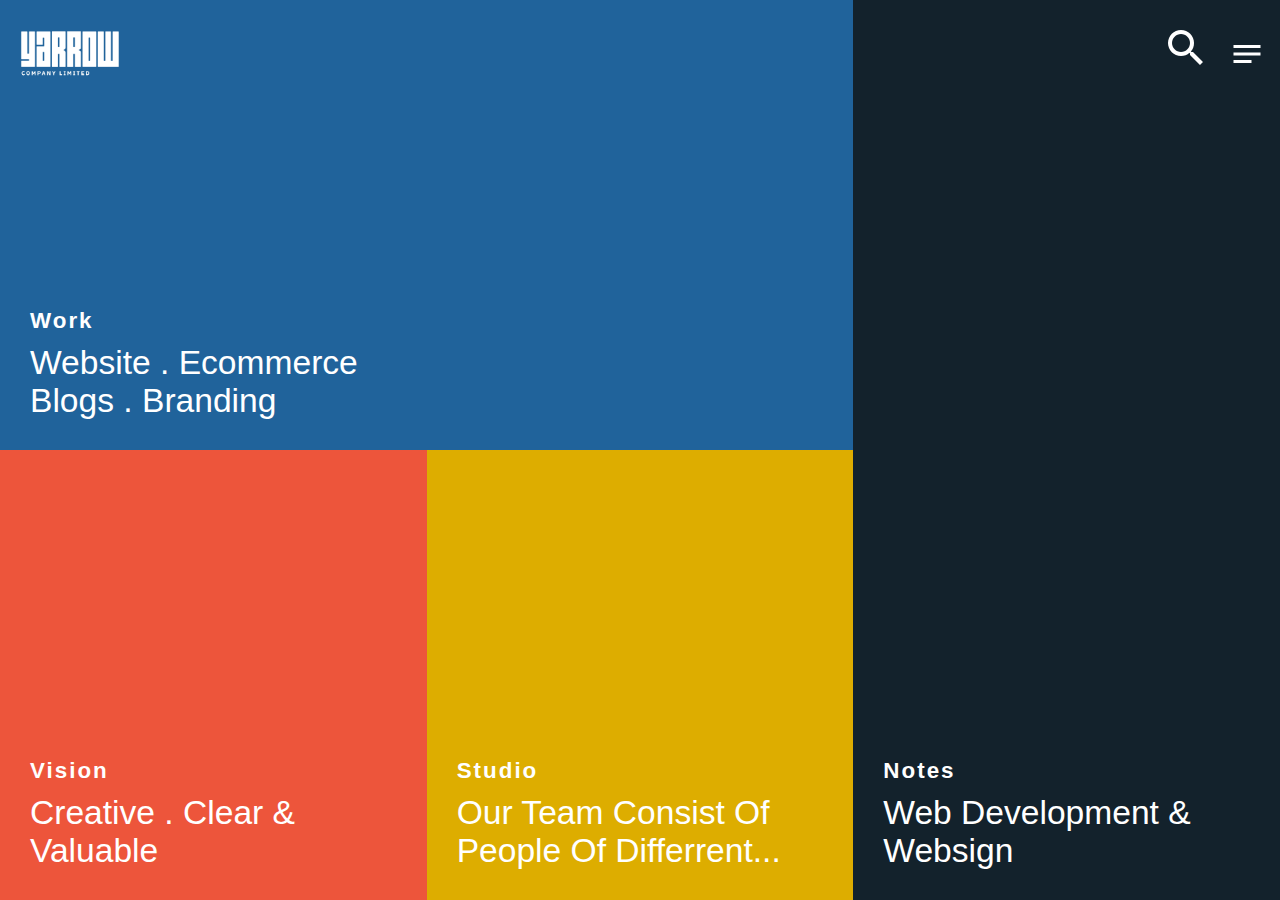
<file: yarrow_website/homepage.html>
<!DOCTYPE html>
<html lang="en">

<head>
    <meta charset="UTF-8">
    <meta name="viewport" content="width=device-width, initial-scale=1.0">
    <meta http-equiv="X-UA-Compatible" content="ie=edge">
    <link href="https://fonts.googleapis.com/css?family=PT+Sans" rel="stylesheet">
    <link rel="stylesheet" href="style.css">
    <title>Yarrow</title>
</head>

<body>

        <header>
                <nav class="navbar">
                        <div class="navbar_logo"> <a href="homepage.html"> 
                                <img src="./img/Yarrow-Homepage-logo-02.png" alt=""></a>
                            </div>
        
                    <ul>
                        <li class="navbar_list"><a href=""><img src="./img/baseline_search_white_24dp.png" alt=""></a></li>
                        <li class="navbar_list"><a href="menupage.html"><img src="./img/baseline_notes_white_18dp.png"
                                    alt=""></a></li>
                    </ul>
                </nav>
            </header>

    <main>

        <div class="layout_homepage">
            <a href="workpage.html" class="layout_work">
                <section class="layout_work">
                    <div class="layout_work_text">
                        <h2 class="layout_h2">work</h2>
                        <p>website . ecommerce
                            blogs . branding</p>
                    </div>
                </section>
            </a>

            <a href="notes.html" class="layout_notes">
                <section class="layout_notes">
                    <div class="layout_notes_text">
                        <h2 class="layout_h2">notes</h2>
                        <p>web development & websign</p>

                    </div>
                </section>
            </a>

            <a href="vision.html" class="layout_vision">
                <section class="layout_vision">
                    <div class="layout_vision_text">
                        <h2 class="layout_h2">vision</h2>
                        <p>creative . clear & valuable</p>
                    </div>
                </section>
                <a href="studio.html" class="layout_studio">
                <section class="layout_studio">
                    <div class="layout_studio_text">
                        <h2 class="layout_h2">studio</h2>
                        <p>our team consist of people of differrent...</p>
                    </div>
                </section>
            </a>
        </div>
    </main>

    <footer class="footer">
        <p class="footer_email"><a href="mailto:hello@yarrowcoltd.com">hello@yarrowcoltd.com</a></p>
        <p class="social_link">
            <a href="">facebook.</a>
            <a href="">instagram.</a>
            <a href="">linkedin</a>
        </p>
    </footer>
</body>

</html>
</file>
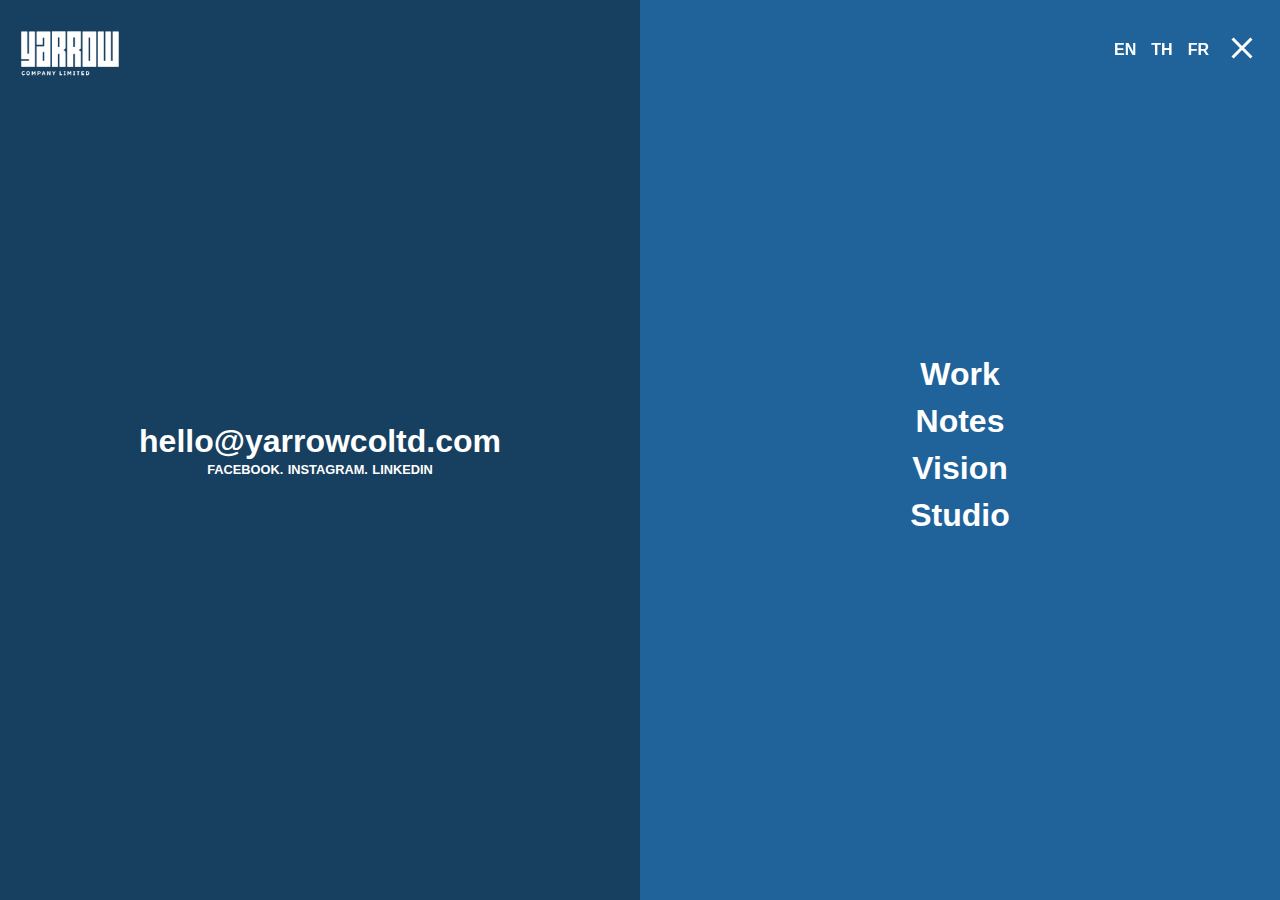
<file: yarrow_website/menupage.html>
<!DOCTYPE html>
<html lang="en">

<head>
    <meta charset="UTF-8">
    <meta name="viewport" content="width=device-width, initial-scale=1.0">
    <meta http-equiv="X-UA-Compatible" content="ie=edge">
    <link rel="stylesheet" href="style.css">
    <title>menu</title>
</head>

<body>
    <header>
        <nav class="navbar">
                <div class="navbar_logo"> <a href="homepage.html">  <img src="./img/Yarrow-Homepage-logo-02.png" alt="logo"></a></div>
            <ul class="navbar_ul">
                <li class="navbar_list"> <a href="">en </a> </li>
                <li class="navbar_list"> <a href="">th</a> </li>
                <li class="navbar_list"><a href="">fr </a> </li>
            <li class="navbar_list2"><a href="hompepage.html"> <img src="./img/outline_clear_white_18dp.png" alt=""></a></li>
            </ul>

        </nav>
    </header>
    <main >
<div class="menupage_wrapper">
        <div class="menupage_contact_part">
            <p><a href="mailto:hello@yarrowcoltd.com">hello@yarrowcoltd.com</a> </p>
            <div class="social_link">
                <a href="">facebook.</a>
                <a href="">instagram.</a>
                <a href="">linkedin</a>

            </div>
        </div>

        <div class="menupage_menu_part">
            <ul class="menupage_menu_part_list" >
                <li><a href="workpage.html">work</a> </li>
                <li><a href="note.html">notes</a></li>
                <li><a href="vision.html">vision</a></li>
                <li><a href="studio.html">studio</a></li>
            </ul>

        </div>
    </div>
    </main>
</body>

</html>
</file>
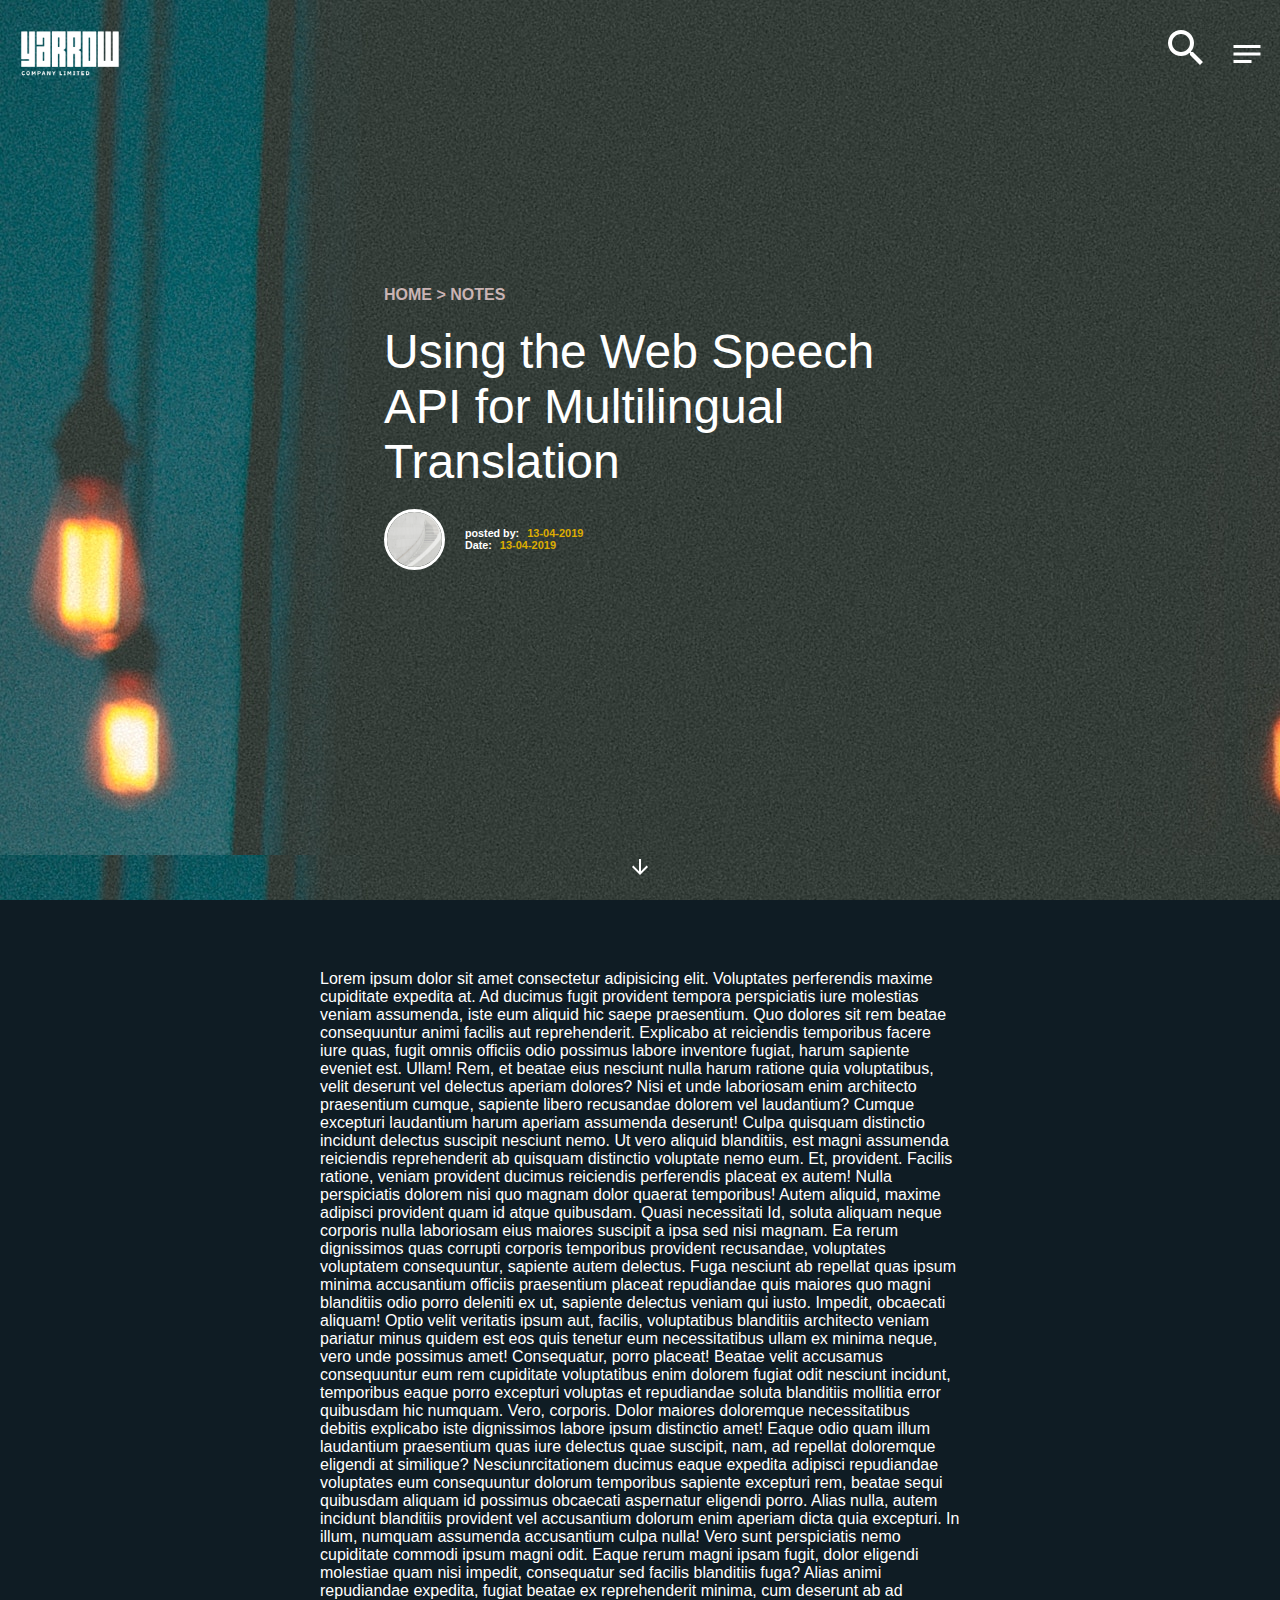
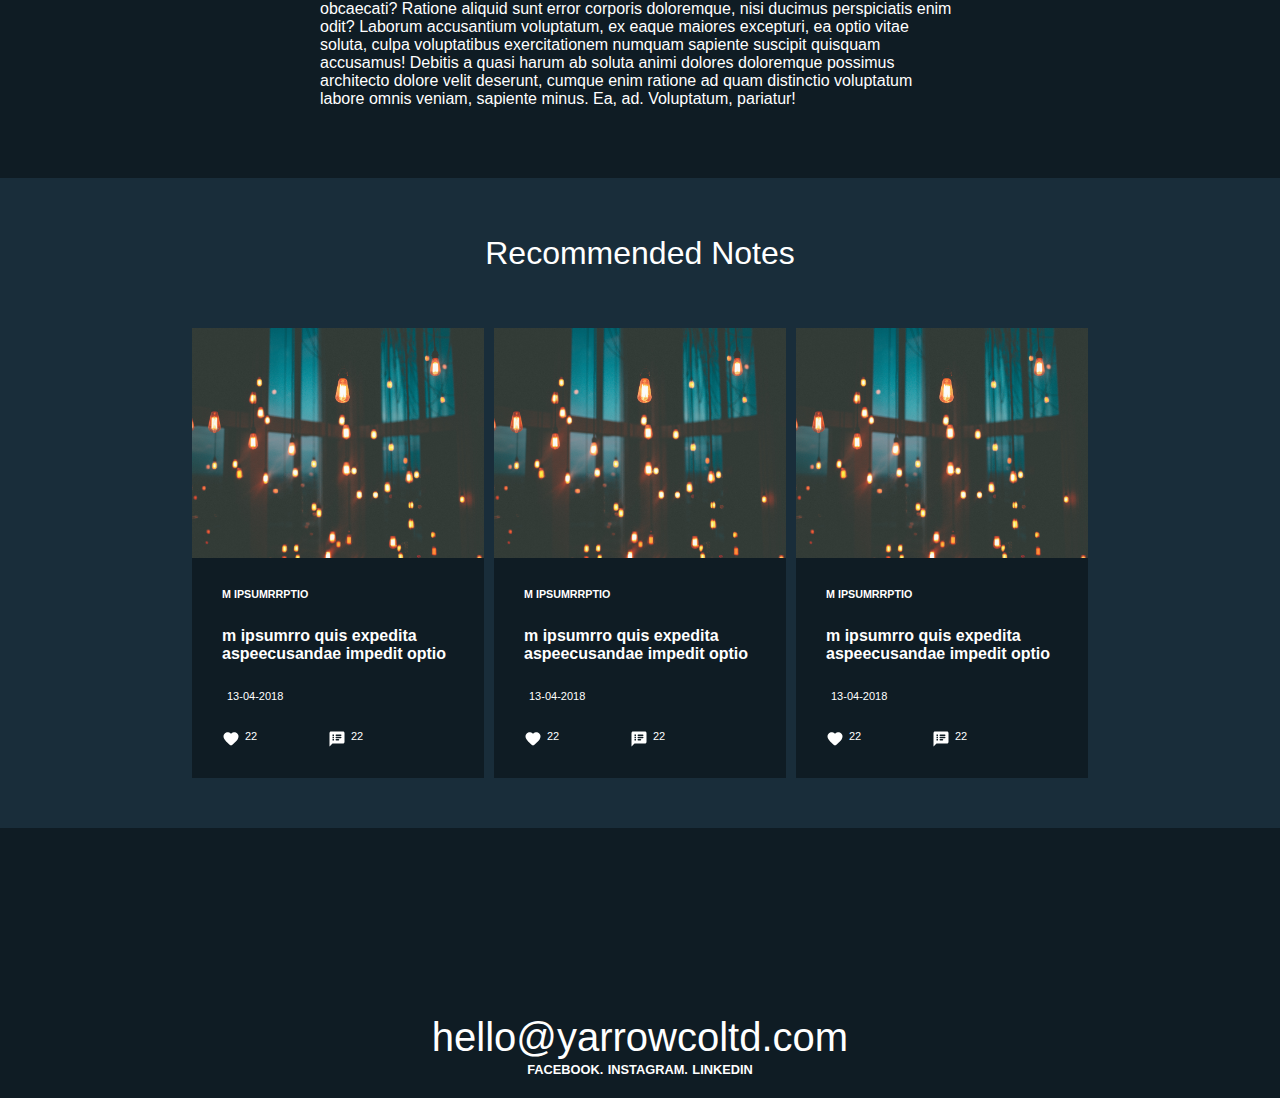
<file: yarrow_website/notedetailpage.html>
<!DOCTYPE html>
<html lang="en">

<head>
    <meta charset="UTF-8">
    <meta name="viewport" content="width=device-width, initial-scale=1.0">
    <meta http-equiv="X-UA-Compatible" content="ie=edge">
    <link href="https://fonts.googleapis.com/css?family=PT+Sans" rel="stylesheet">
    <link rel="stylesheet" href="style.css">
    <title>Yarrow</title>
</head>

<body>

    <header>
        <nav class="navbar">
            <div class="navbar_logo"> <a href="homepage.html">
                    <img src="./img/Yarrow-Homepage-logo-02.png" alt=""></a>
            </div>

            <ul>
                <li class="navbar_list"><a href=""><img src="./img/baseline_search_white_24dp.png" alt=""></a></li>
                <li class="navbar_list"><a href="menupage.html"><img src="./img/baseline_notes_white_18dp.png"
                            alt=""></a></li>
            </ul>
        </nav>
    </header>


    <div class="welcome_part_notesdetail">
        <div class="layout_notesdetail">

            <h4> <a href="homepage.html"> HOME</a> > <a href="notes"> NOTES</a></h4>
            <p>Using the Web Speech API for Multilingual Translation </p>
            <div class="postby">
                <div class="postby_img">
                    <img src="./img/daniel-von-appen-276283-unsplash.jpg" alt="">
                </div>
                <div class="who">
                    <h6>posted by: <span class="yellow">13-04-2019</span> </h6>
                    <h6>Date: <span class="yellow">13-04-2019</span> </h6>
                </div>
            </div>
        </div>

    </div>
    <div class="arrow_notedetail"> <a href="#anchor"> <img src="./img/outline_arrow_downward_white_24dp.png" alt=""></a>
    </div>
    <div class="notesdetail_wrapper">
        <div class="notedetail_paragraph">
            <p>
                Lorem ipsum dolor sit amet consectetur adipisicing elit. Voluptates perferendis maxime cupiditate
                expedita at. Ad ducimus fugit provident tempora perspiciatis iure molestias veniam assumenda, iste eum
                aliquid hic saepe praesentium.
                Quo dolores sit rem beatae consequuntur animi facilis aut reprehenderit. Explicabo at reiciendis
                temporibus facere iure quas, fugit omnis officiis odio possimus labore inventore fugiat, harum sapiente
                eveniet est. Ullam!
                Rem, et beatae eius nesciunt nulla harum ratione quia voluptatibus, velit deserunt vel delectus aperiam
                dolores? Nisi et unde laboriosam enim architecto praesentium cumque, sapiente libero recusandae dolorem
                vel laudantium?
                Cumque excepturi laudantium harum aperiam assumenda deserunt! Culpa quisquam distinctio incidunt
                delectus suscipit nesciunt nemo. Ut vero aliquid blanditiis, est magni assumenda reiciendis
                reprehenderit ab quisquam distinctio voluptate nemo eum.
                Et, provident. Facilis ratione, veniam provident ducimus reiciendis perferendis placeat ex autem! Nulla
                perspiciatis dolorem nisi quo magnam dolor quaerat temporibus! Autem aliquid, maxime adipisci provident
                quam id atque quibusdam.
                Quasi necessitati
                Id, soluta aliquam neque corporis nulla laboriosam eius maiores suscipit a ipsa sed nisi magnam. Ea
                rerum dignissimos quas corrupti corporis temporibus provident recusandae, voluptates voluptatem
                consequuntur, sapiente autem delectus.
                Fuga nesciunt ab repellat quas ipsum minima accusantium officiis praesentium placeat repudiandae quis
                maiores quo magni blanditiis odio porro deleniti ex ut, sapiente delectus veniam qui iusto. Impedit,
                obcaecati aliquam!
                Optio velit veritatis ipsum aut, facilis, voluptatibus blanditiis architecto veniam pariatur minus
                quidem est eos quis tenetur eum necessitatibus ullam ex minima neque, vero unde possimus amet!
                Consequatur, porro placeat!
                Beatae velit accusamus consequuntur eum rem cupiditate voluptatibus enim dolorem fugiat odit nesciunt
                incidunt, temporibus eaque porro excepturi voluptas et repudiandae soluta blanditiis mollitia error
                quibusdam hic numquam. Vero, corporis.
                Dolor maiores doloremque necessitatibus debitis explicabo iste dignissimos labore ipsum distinctio amet!
                Eaque odio quam illum laudantium praesentium quas iure delectus quae suscipit, nam, ad repellat
                doloremque eligendi at similique?
                Nesciunrcitationem ducimus eaque expedita adipisci repudiandae voluptates eum consequuntur dolorum
                temporibus sapiente excepturi rem, beatae sequi quibusdam aliquam id possimus obcaecati aspernatur
                eligendi porro.
                Alias nulla, autem incidunt blanditiis provident vel accusantium dolorum enim aperiam dicta quia
                excepturi. In illum, numquam assumenda accusantium culpa nulla! Vero sunt perspiciatis nemo cupiditate
                commodi ipsum magni odit.
                Eaque rerum magni ipsam fugit, dolor eligendi molestiae quam nisi impedit, consequatur sed facilis
                blanditiis fuga? Alias animi repudiandae expedita, fugiat beatae ex reprehenderit minima, cum deserunt
                ab ad obcaecati?
                Ratione aliquid sunt error corporis doloremque, nisi ducimus perspiciatis enim odit? Laborum accusantium
                voluptatum, ex eaque maiores excepturi, ea optio vitae soluta, culpa voluptatibus exercitationem numquam
                sapiente suscipit quisquam accusamus!
                Debitis a quasi harum ab soluta animi dolores doloremque possimus architecto dolore velit deserunt,
                cumque enim ratione ad quam distinctio voluptatum labore omnis veniam, sapiente minus. Ea, ad.
                Voluptatum, pariatur!
            </p>
        </div>

    </div>
    <div class="wrapper_n">
        <div class="recommend_note_wraper">
            <div class="recommend_note">
                <p class="p_rec">Recommended Notes</p>
                <div class="notepage_second_section">

                    <div class="notepage_second_section_card">
                        <div class="notepage_second_section_img"> <img src="./img/dil-680602-unsplash.jpg" alt=""></div>
                        <a href="notedatailpage.html">
                            <div class="notepage_second_section_desc">
                                <div class="notepage_second_first_desc_text">
                                    <h6>m ipsumrrptio </h6>
                                    <h4>m ipsumrro quis expedita aspeecusandae impedit optio </h4>
                                 
                                    <div class="date"><span>13-04-2018</span></div>
                                    <div class="like">
                                         <img src="./img/round_favorite_white_18dp.png" alt=""><span>22</span>  <img src="./img/round_speaker_notes_white_18dp.png" alt=""><span>22</span>
                                     
                                    </div>
                                </div>

                                <!-- notepage_second_section -->

                            </div>
                        </a>
                        <!-- notepage_second_section_card -->
                    </div>
                    <div class="notepage_second_section_card">
                        <div class="notepage_second_section_img"> <img src="./img/dil-680602-unsplash.jpg" alt=""></div>
                        <a href="notedatailpage.html">
                            <div class="notepage_second_section_desc">
                                <div class="notepage_second_first_desc_text">
                                    <h6>m ipsumrrptio </h6>
                                    <h4>m ipsumrro quis expedita aspeecusandae impedit optio </h4>
                  
                                    <div class="date"><span>13-04-2018</span></div>
                                    <div class="like">
                                       <img src="./img/round_favorite_white_18dp.png" alt=""><span>22</span>   <img src="./img/round_speaker_notes_white_18dp.png" alt=""><span>22</span>
                                      
                                    </div>
                                </div>

                                <!-- notepage_second_section -->

                            </div>
                        </a>
                        <!-- notepage_second_section_card -->
                    </div>
                    <div class="notepage_second_section_card">
                        <div class="notepage_second_section_img"> <img src="./img/dil-680602-unsplash.jpg" alt=""></div>
                        <a href="notedatailpage.html">
                            <div class="notepage_second_section_desc">
                                <div class="notepage_second_first_desc_text">
                                    <h6>m ipsumrrptio </h6>
                                    <h4>m ipsumrro quis expedita aspeecusandae impedit optio </h4>
                                 
                                    <div class="date"><span>13-04-2018</span></div>
                                    <div class="like">
                                        <img src="./img/round_favorite_white_18dp.png" alt=""><span>22</span> <img src="./img/round_speaker_notes_white_18dp.png" alt=""><span>22</span>
                                       
                                    </div>
                                </div>

                                <!-- notepage_second_section -->

                            </div>
                        </a>
                        <!-- notepage_second_section_card -->
                    </div>

                </div>
            </div>
        </div>
        </main>
        <footer class="footer_notedetail">
            <p class="footer_email"><a href="mailto:hello@yarrowcoltd.com">hello@yarrowcoltd.com</a></h1>
                <p class="social_link">
                    <a href="">facebook.</a>
                    <a href="">instagram.</a>
                    <a href="">linkedin</a>
                </p>

        </footer>

</body>


</html>
</file>
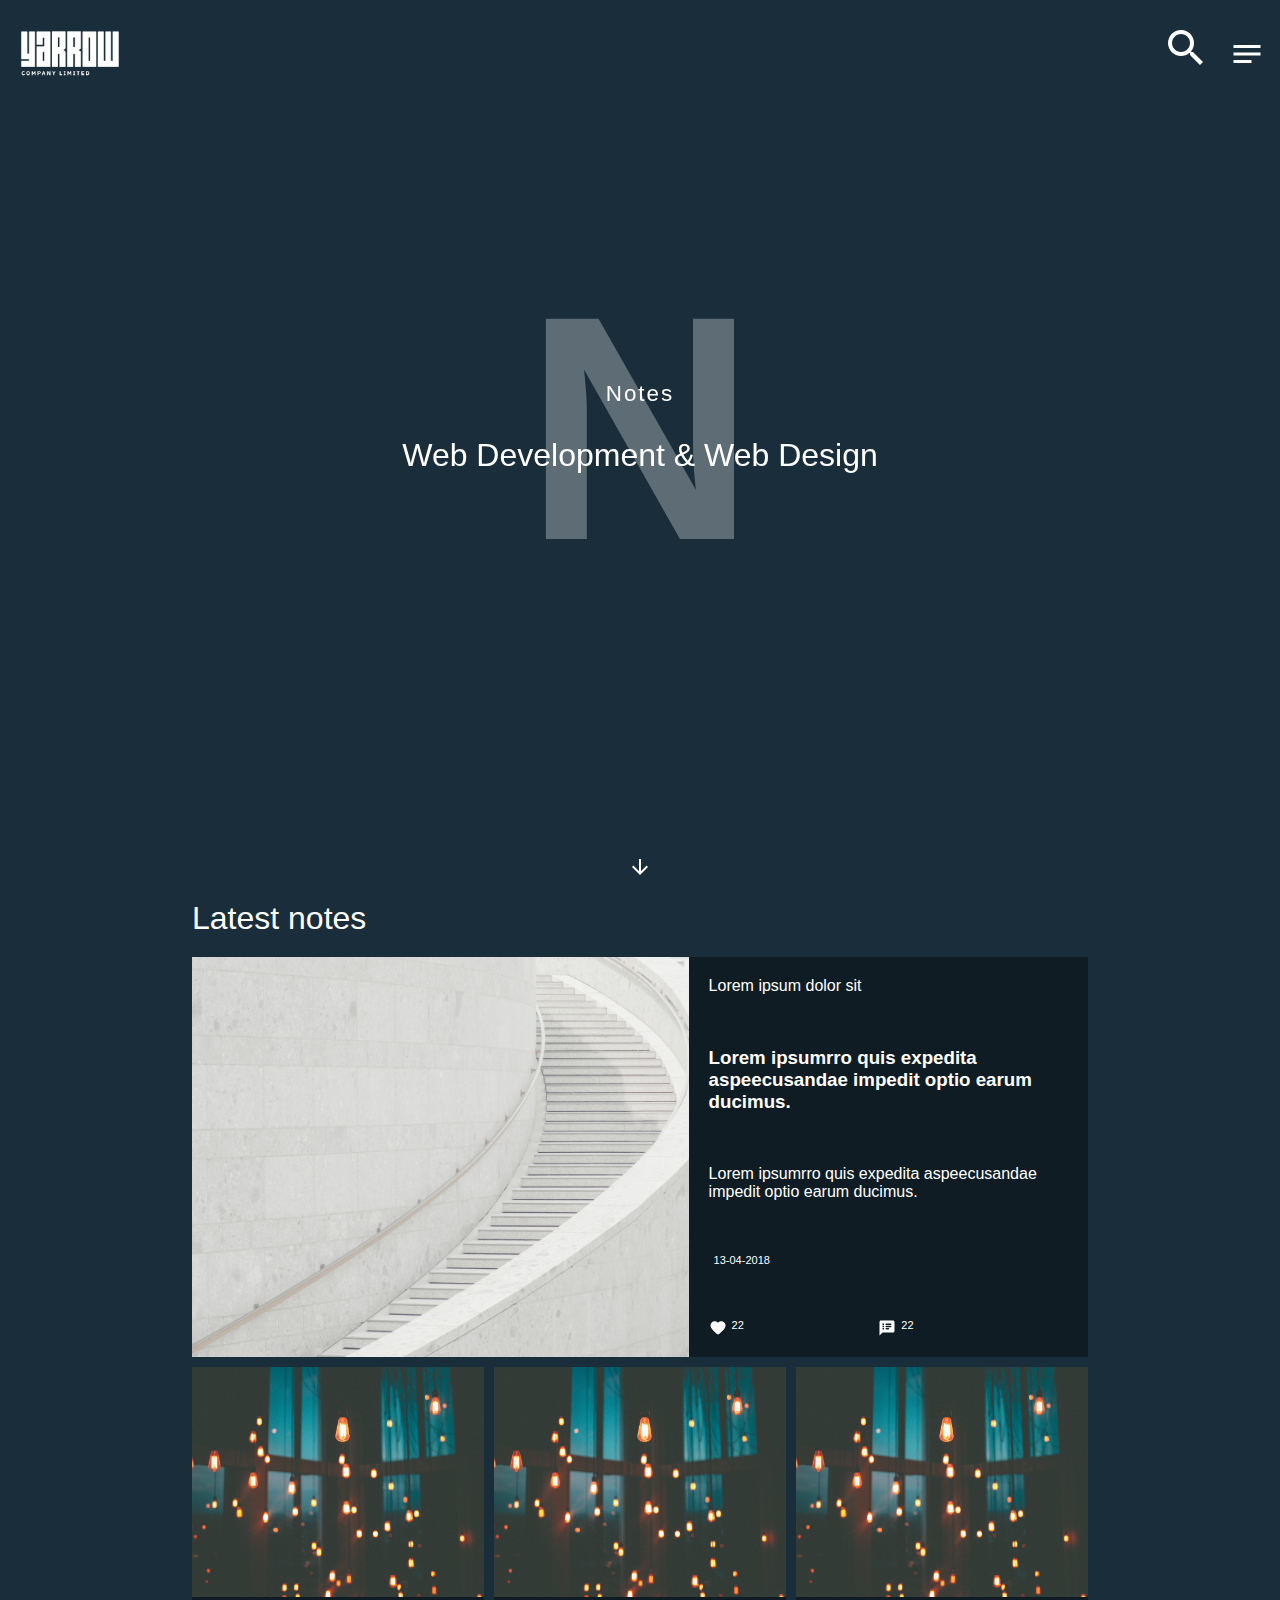
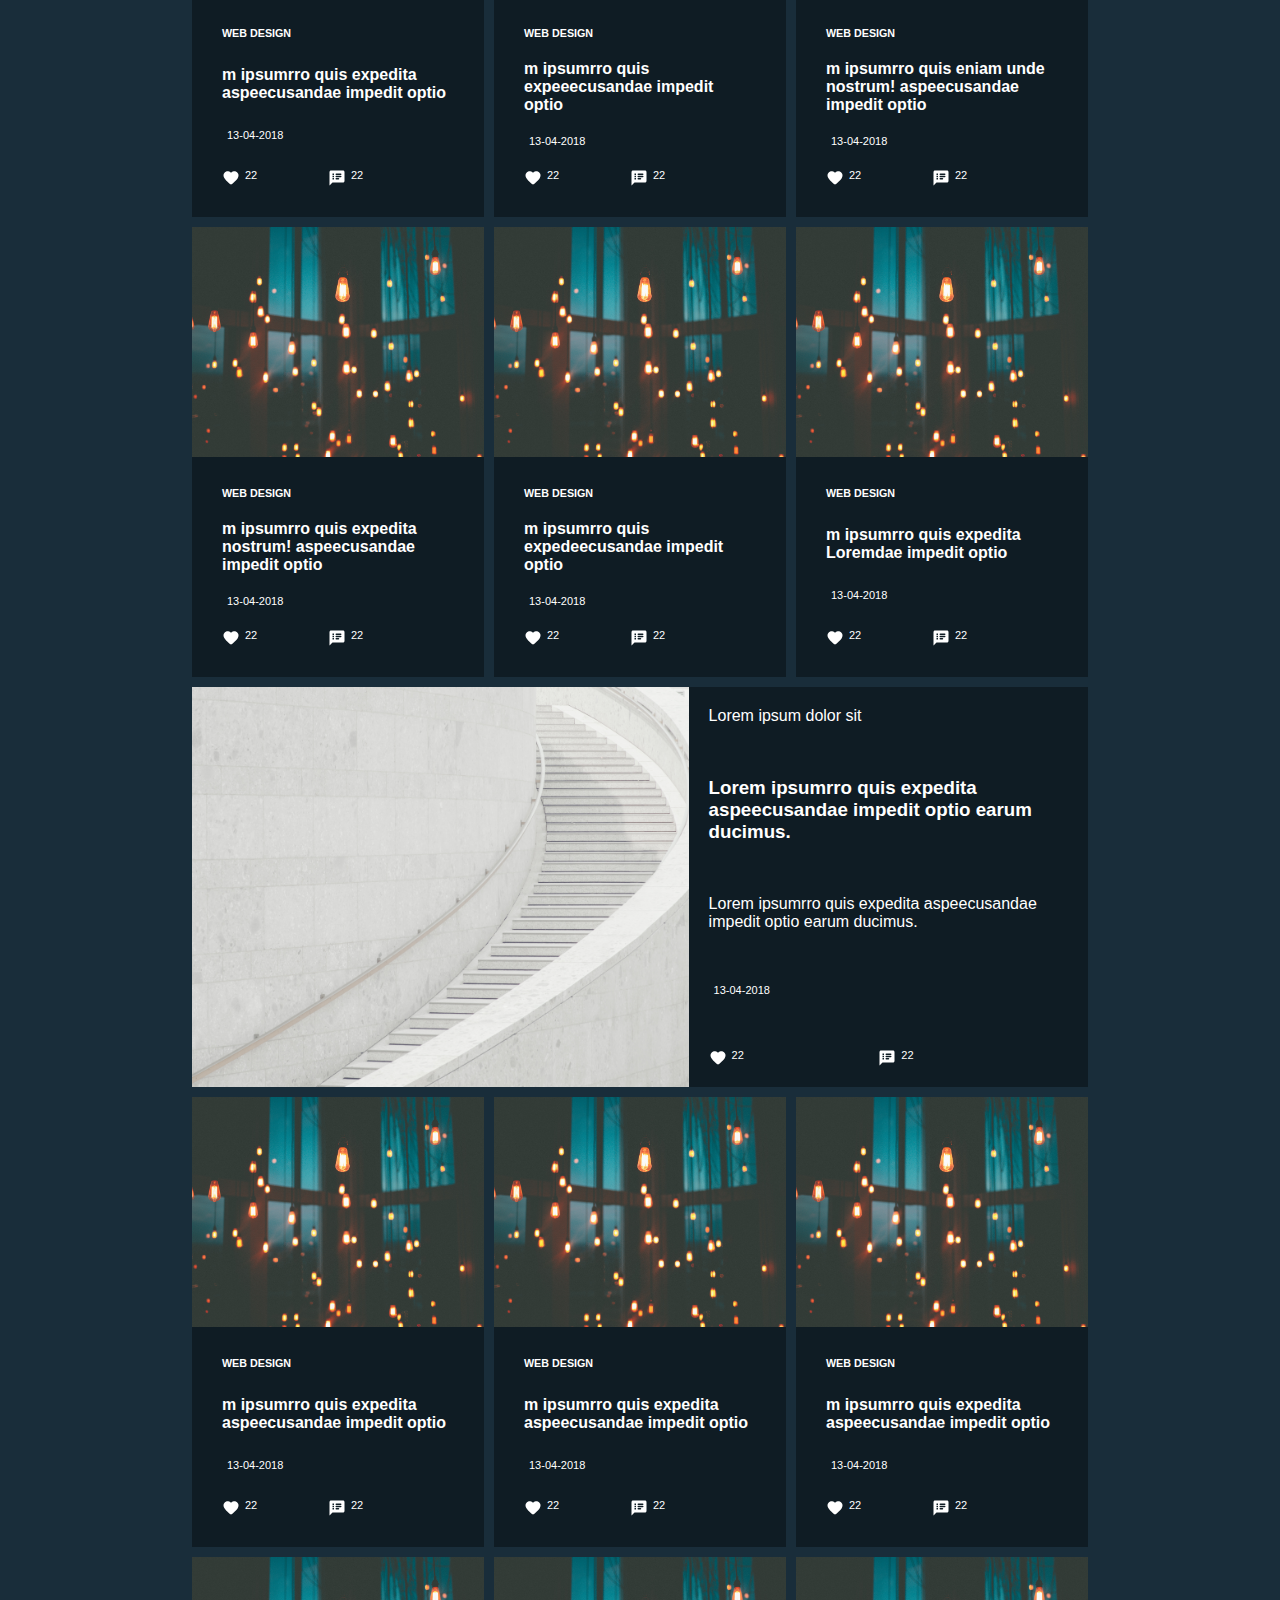
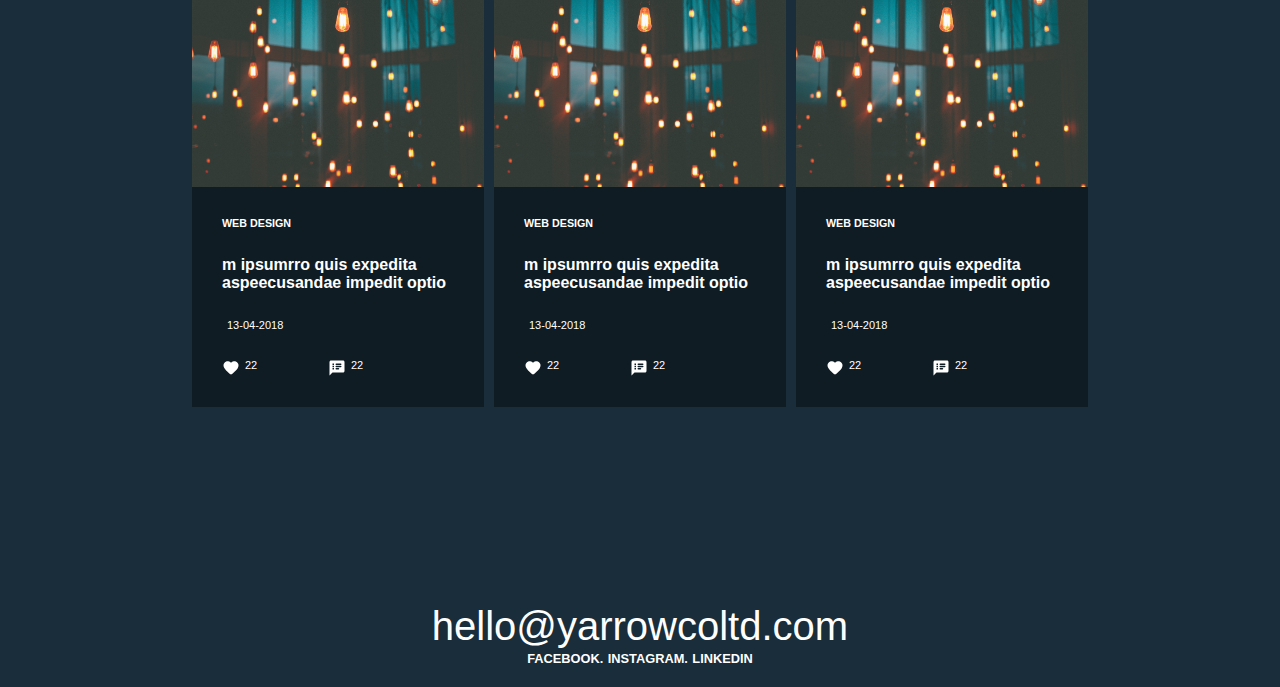
<file: yarrow_website/notes.html>
<!DOCTYPE html>
<html lang="en">

<head>
    <meta charset="UTF-8">
    <meta name="viewport" content="width=device-width, initial-scale=1.0">
    <meta http-equiv="X-UA-Compatible" content="ie=edge">
    <link href="https://fonts.googleapis.com/css?family=PT+Sans" rel="stylesheet">
    <link rel="stylesheet" href="style.css">
    <title>Yarrow</title>
</head>

<body>

    <header>
        <nav class="navbar">
            <div class="navbar_logo"> <a href="homepage.html">
                    <img src="./img/Yarrow-Homepage-logo-02.png" alt=""></a>
            </div>

            <ul>
                <li class="navbar_list"><a href=""><img src="./img/baseline_search_white_24dp.png" alt=""></a></li>
                <li class="navbar_list"><a href="menupage.html"><img src="./img/baseline_notes_white_18dp.png"
                            alt=""></a></li>
            </ul>
        </nav>
    </header>



    <main class="notespage">
        <div class="welcome_part_notespage">

            <h1 class="n">N</h1>
            <div class="layout_workpage_text">
                <p class="layoutpage_h2">Notes</p>
                <p>Web development & Web design</p>
            </div>
        </div>
        <div class="arrow_notespage"> <a href="#anchor"> <img src="./img/outline_arrow_downward_white_24dp.png"
                    alt=""></a></div>

        <div class="notepage_wrapper">
            <div class="lastest_note">
                <p>Latest notes</p>
            </div>


            <section class="notepage_first_section">
                <div class="notepage_first_section_img">
                    <img src="./img/daniel-von-appen-276283-unsplash.jpg" alt="">
                </div>
                <a href="notedetailpage.html">
                    <div class="notepage_first_section_desc" href="notedetailpage.html">
                        <div class="notepage_first_section_desc_text">
                            <p>Lorem ipsum dolor sit </p>
                            <h3>Lorem ipsumrro quis expedita aspeecusandae impedit optio earum ducimus.</h3>
                            <p>Lorem ipsumrro quis expedita aspeecusandae impedit optio earum ducimus.</p>
                            <div class="date"><span>13-04-2018</span></div>
                            <div class="like">
                                <img src="./img/round_favorite_white_18dp.png" alt=""><span>22</span> <img
                                    src="./img/round_speaker_notes_white_18dp.png" alt=""><span>22</span>

                            </div>

                        </div>

                    </div>
                </a>
            </section>




            <div class="notepage_second_section">
                <div class="notepage_second_section_card">
                    <div class="notepage_second_section_img"> <img src="./img/dil-680602-unsplash.jpg" alt=""></div>
                    <a href="notedetailpage.html">
                        <div class="notepage_second_section_desc">
                            <div class="notepage_second_first_desc_text">
                                <h6>web design </h6>
                                <h4>m ipsumrro quis expedita aspeecusandae impedit optio </h4>
                  
                                <div class="date"><span>13-04-2018</span></div>
                                <div class="like">
                                    <img src="./img/round_favorite_white_18dp.png" alt=""><span>22</span> <img
                                        src="./img/round_speaker_notes_white_18dp.png" alt=""><span>22</span>

                                </div>
                            </div>

                            <!-- notepage_second_section -->

                        </div>
                    </a>
                    <!-- notepage_second_section_card -->
                </div>
                <div class="notepage_second_section_card">
                    <div class="notepage_second_section_img"> <img src="./img/dil-680602-unsplash.jpg" alt=""></div>
                    <a href="notedetailpage.html">
                        <div class="notepage_second_section_desc">
                            <div class="notepage_second_first_desc_text">
                                <h6>web design </h6>
                                <h4>m ipsumrro quis expeeecusandae impedit optio </h4>
                    
                                <div class="date"><span>13-04-2018</span></div>
                                <div class="like">
                                    <img src="./img/round_favorite_white_18dp.png" alt=""><span>22</span> <img
                                        src="./img/round_speaker_notes_white_18dp.png" alt=""><span>22</span>

                                </div>
                            </div>

                            <!-- notepage_second_section -->

                        </div>
                    </a>
                    <!-- notepage_second_section_card -->
                </div>



                <div class="notepage_second_section_card">
                    <div class="notepage_second_section_img"> <img src="./img/dil-680602-unsplash.jpg" alt=""></div>
                    <a href="notedetailpage.html">
                        <div class="notepage_second_section_desc">
                            <div class="notepage_second_first_desc_text">
                                <h6>web design </h6>
                                <h4>m ipsumrro quis eniam unde nostrum! aspeecusandae impedit optio </h4>
                       
                                <div class="date"><span>13-04-2018</span></div>
                                <div class="like">
                                    <img src="./img/round_favorite_white_18dp.png" alt=""><span>22</span> <img
                                        src="./img/round_speaker_notes_white_18dp.png" alt=""><span>22</span>

                                </div>
                            </div>

                            <!-- notepage_second_section -->

                        </div>
                    </a>
                    <!-- notepage_second_section_card -->
                </div>

                <div class="notepage_second_section_card">
                    <div class="notepage_second_section_img"> <img src="./img/dil-680602-unsplash.jpg" alt=""></div>
                    <a href="notedetailpage.html">
                        <div class="notepage_second_section_desc">
                            <div class="notepage_second_first_desc_text">
                                <h6>web design </h6>
                                <h4>m ipsumrro quis expedita nostrum! aspeecusandae impedit optio </h4>
                            
                                <div class="date"><span>13-04-2018</span></div>
                                <div class="like">
                                    <img src="./img/round_favorite_white_18dp.png" alt=""><span>22</span> <img
                                        src="./img/round_speaker_notes_white_18dp.png" alt=""><span>22</span>

                                </div>
                            </div>

                            <!-- notepage_second_section -->

                        </div>
                    </a>
                    <!-- notepage_second_section_card -->
                </div>
                <div class="notepage_second_section_card">
                    <div class="notepage_second_section_img"> <img src="./img/dil-680602-unsplash.jpg" alt=""></div>
                    <a href="notedetailpage.html">
                        <div class="notepage_second_section_desc">
                            <div class="notepage_second_first_desc_text">
                                <h6>web design </h6>
                                <h4>m ipsumrro quis expedeecusandae impedit optio </h4>
                             
                                <div class="date"><span>13-04-2018</span></div>
                                <div class="like">
                                    <img src="./img/round_favorite_white_18dp.png" alt=""><span>22</span> <img
                                        src="./img/round_speaker_notes_white_18dp.png" alt=""><span>22</span>

                                </div>
                            </div>

                            <!-- notepage_second_section -->

                        </div>
                    </a>
                    <!-- notepage_second_section_card -->
                </div>
                <div class="notepage_second_section_card">
                    <div class="notepage_second_section_img"> <img src="./img/dil-680602-unsplash.jpg" alt=""></div>
                    <a href="notedetailpage.html">
                        <div class="notepage_second_section_desc">
                            <div class="notepage_second_first_desc_text">
                                <h6>web design </h6>
                                <h4>m ipsumrro quis expedita Loremdae impedit optio </h4>
                                <div class="date"><span>13-04-2018</span></div>
                                <div class="like">
                                    <img src="./img/round_favorite_white_18dp.png" alt=""><span>22</span> <img
                                        src="./img/round_speaker_notes_white_18dp.png" alt=""><span>22</span>

                                </div>
                            </div>

                            <!-- notepage_second_section -->

                        </div>
                    </a>
                    <!-- notepage_second_section_card -->
                </div>

            </div>
            <section class="notepage_first_section">
                <div class="notepage_first_section_img">
                    <img src="./img/daniel-von-appen-276283-unsplash.jpg" alt="">
                </div>
                <a href="notedetailpage.html">
                    <div class="notepage_first_section_desc" href="notedetailpage.html">
                        <div class="notepage_first_section_desc_text">
                            <p>Lorem ipsum dolor sit </p>
                            <h3>Lorem ipsumrro quis expedita aspeecusandae impedit optio earum ducimus.</h3>
                            <p>Lorem ipsumrro quis expedita aspeecusandae impedit optio earum ducimus.</p>
                            <div class="date"><span>13-04-2018</span></div>
                            <div class="like">
                                <img src="./img/round_favorite_white_18dp.png" alt=""><span>22</span> <img
                                    src="./img/round_speaker_notes_white_18dp.png" alt=""><span>22</span>

                            </div>
                        </div>
                    </div>
                </a>
            </section>




            <div class="notepage_second_section">
                <div class="notepage_second_section_card">
                    <div class="notepage_second_section_img"> <img src="./img/dil-680602-unsplash.jpg" alt=""></div>
                    <a href="notedetailpage.html">
                        <div class="notepage_second_section_desc">
                            <div class="notepage_second_first_desc_text">
                                <h6>web design </h6>
                                <h4>m ipsumrro quis expedita aspeecusandae impedit optio </h4>
                                <div class="date"><span>13-04-2018</span></div>
                                <div class="like">
                                    <img src="./img/round_favorite_white_18dp.png" alt=""><span>22</span> <img
                                        src="./img/round_speaker_notes_white_18dp.png" alt=""><span>22</span>

                                </div>
                            </div>

                            <!-- notepage_second_section -->

                        </div>
                    </a>
                    <!-- notepage_second_section_card -->
                </div>
                <div class="notepage_second_section_card">
                    <div class="notepage_second_section_img"> <img src="./img/dil-680602-unsplash.jpg" alt=""></div>
                    <a href="notedetailpage.html">
                        <div class="notepage_second_section_desc">
                            <div class="notepage_second_first_desc_text">
                                <h6>web design </h6>
                                <h4>m ipsumrro quis expedita aspeecusandae impedit optio </h4>
                                <div class="date"><span>13-04-2018</span></div>
                                <div class="like">
                                    <img src="./img/round_favorite_white_18dp.png" alt=""><span>22</span> <img
                                        src="./img/round_speaker_notes_white_18dp.png" alt=""><span>22</span>

                                </div>
                            </div>

                            <!-- notepage_second_section -->

                        </div>
                    </a>
                    <!-- notepage_second_section_card -->
                </div>



                <div class="notepage_second_section_card">
                    <div class="notepage_second_section_img"> <img src="./img/dil-680602-unsplash.jpg" alt=""></div>
                    <a href="notedetailpage.html">
                        <div class="notepage_second_section_desc">
                            <div class="notepage_second_first_desc_text">
                                <h6>web design </h6>
                                <h4>m ipsumrro quis expedita aspeecusandae impedit optio </h4>
                             
                                <div class="date"><span>13-04-2018</span></div>
                                <div class="like">
                                    <img src="./img/round_favorite_white_18dp.png" alt=""><span>22</span> <img
                                        src="./img/round_speaker_notes_white_18dp.png" alt=""><span>22</span>

                                </div>
                            </div>

                            <!-- notepage_second_section -->

                        </div>
                    </a>
                    <!-- notepage_second_section_card -->
                </div>

                <div class="notepage_second_section_card">
                    <div class="notepage_second_section_img"> <img src="./img/dil-680602-unsplash.jpg" alt=""></div>
                    <a href="notedetailpage.html">
                        <div class="notepage_second_section_desc">
                            <div class="notepage_second_first_desc_text">
                                <h6>web design </h6>
                                <h4>m ipsumrro quis expedita aspeecusandae impedit optio </h4>
                         
                                <div class="date"><span>13-04-2018</span></div>
                                <div class="like">
                                    <img src="./img/round_favorite_white_18dp.png" alt=""><span>22</span> <img
                                        src="./img/round_speaker_notes_white_18dp.png" alt=""><span>22</span>

                                </div>
                            </div>

                            <!-- notepage_second_section -->

                        </div>
                    </a>
                    <!-- notepage_second_section_card -->
                </div>
                <div class="notepage_second_section_card">
                    <div class="notepage_second_section_img"> <img src="./img/dil-680602-unsplash.jpg" alt=""></div>
                    <a href="notedetailpage.html">
                        <div class="notepage_second_section_desc">
                            <div class="notepage_second_first_desc_text">
                                <h6>web design </h6>
                                <h4>m ipsumrro quis expedita aspeecusandae impedit optio </h4>
                              
                                <div class="date"><span>13-04-2018</span></div>
                                <div class="like">
                                    <img src="./img/round_favorite_white_18dp.png" alt=""><span>22</span> <img
                                        src="./img/round_speaker_notes_white_18dp.png" alt=""><span>22</span>

                                </div>
                            </div>

                            <!-- notepage_second_section -->

                        </div>
                    </a>
                    <!-- notepage_second_section_card -->
                </div>
                <div class="notepage_second_section_card">
                    <div class="notepage_second_section_img"> <img src="./img/dil-680602-unsplash.jpg" alt=""></div>
                    <a href="notedetailpage.html">
                        <div class="notepage_second_section_desc">
                            <div class="notepage_second_first_desc_text">
                                <h6>web design </h6>
                                <h4>m ipsumrro quis expedita aspeecusandae impedit optio </h4>
                          
                                <div class="date"><span>13-04-2018</span></div>
                                <div class="like">
                                    <img src="./img/round_favorite_white_18dp.png" alt=""><span>22</span> <img
                                        src="./img/round_speaker_notes_white_18dp.png" alt=""><span>22</span>

                                </div>
                            </div>

                            <!-- notepage_second_section -->

                        </div>
                    </a>
                    <!-- notepage_second_section_card -->
                </div>

            </div>



    </main>
    <footer class="footer_notespage">
        <p class="footer_email"><a href="mailto:hello@yarrowcoltd.com">hello@yarrowcoltd.com</a></h1>
            <p class="social_link">
                <a href="">facebook.</a>
                <a href="">instagram.</a>
                <a href="">linkedin</a>
            </p>

    </footer>
</body>

</html>
</file>
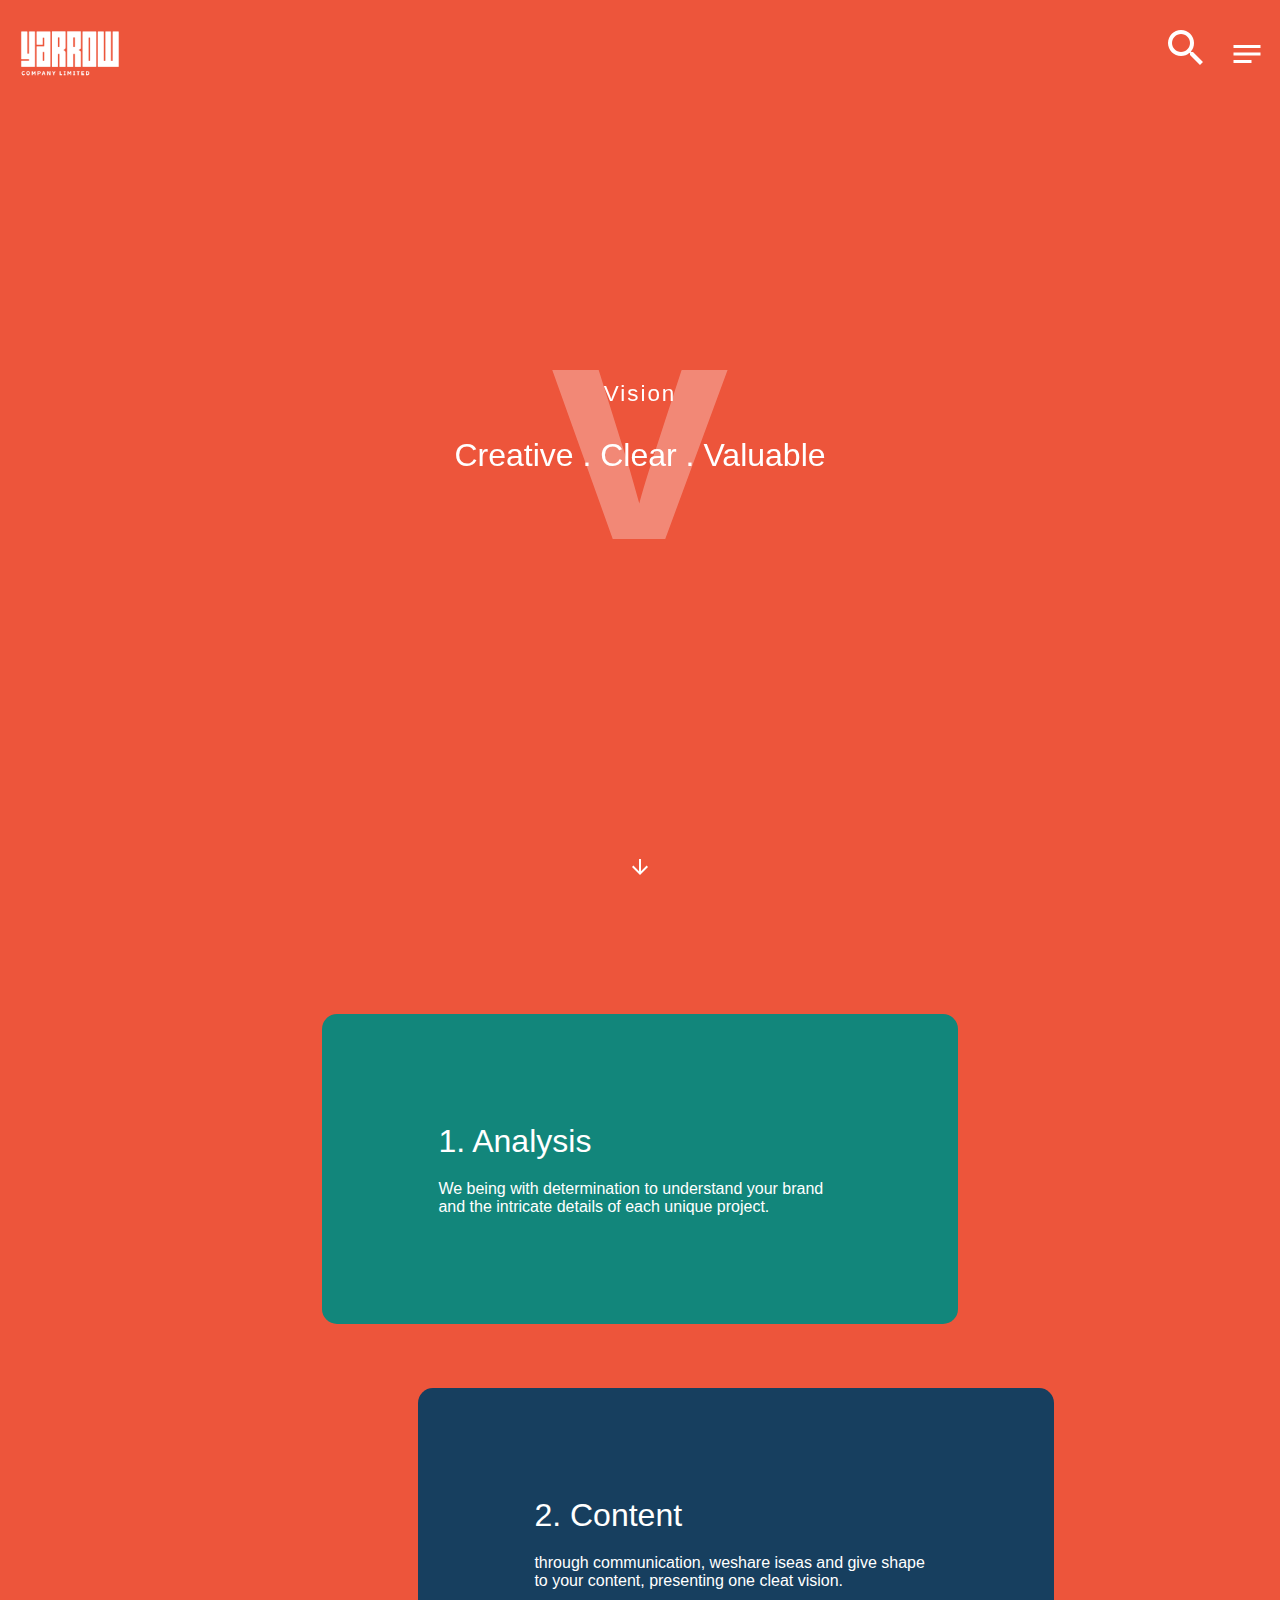
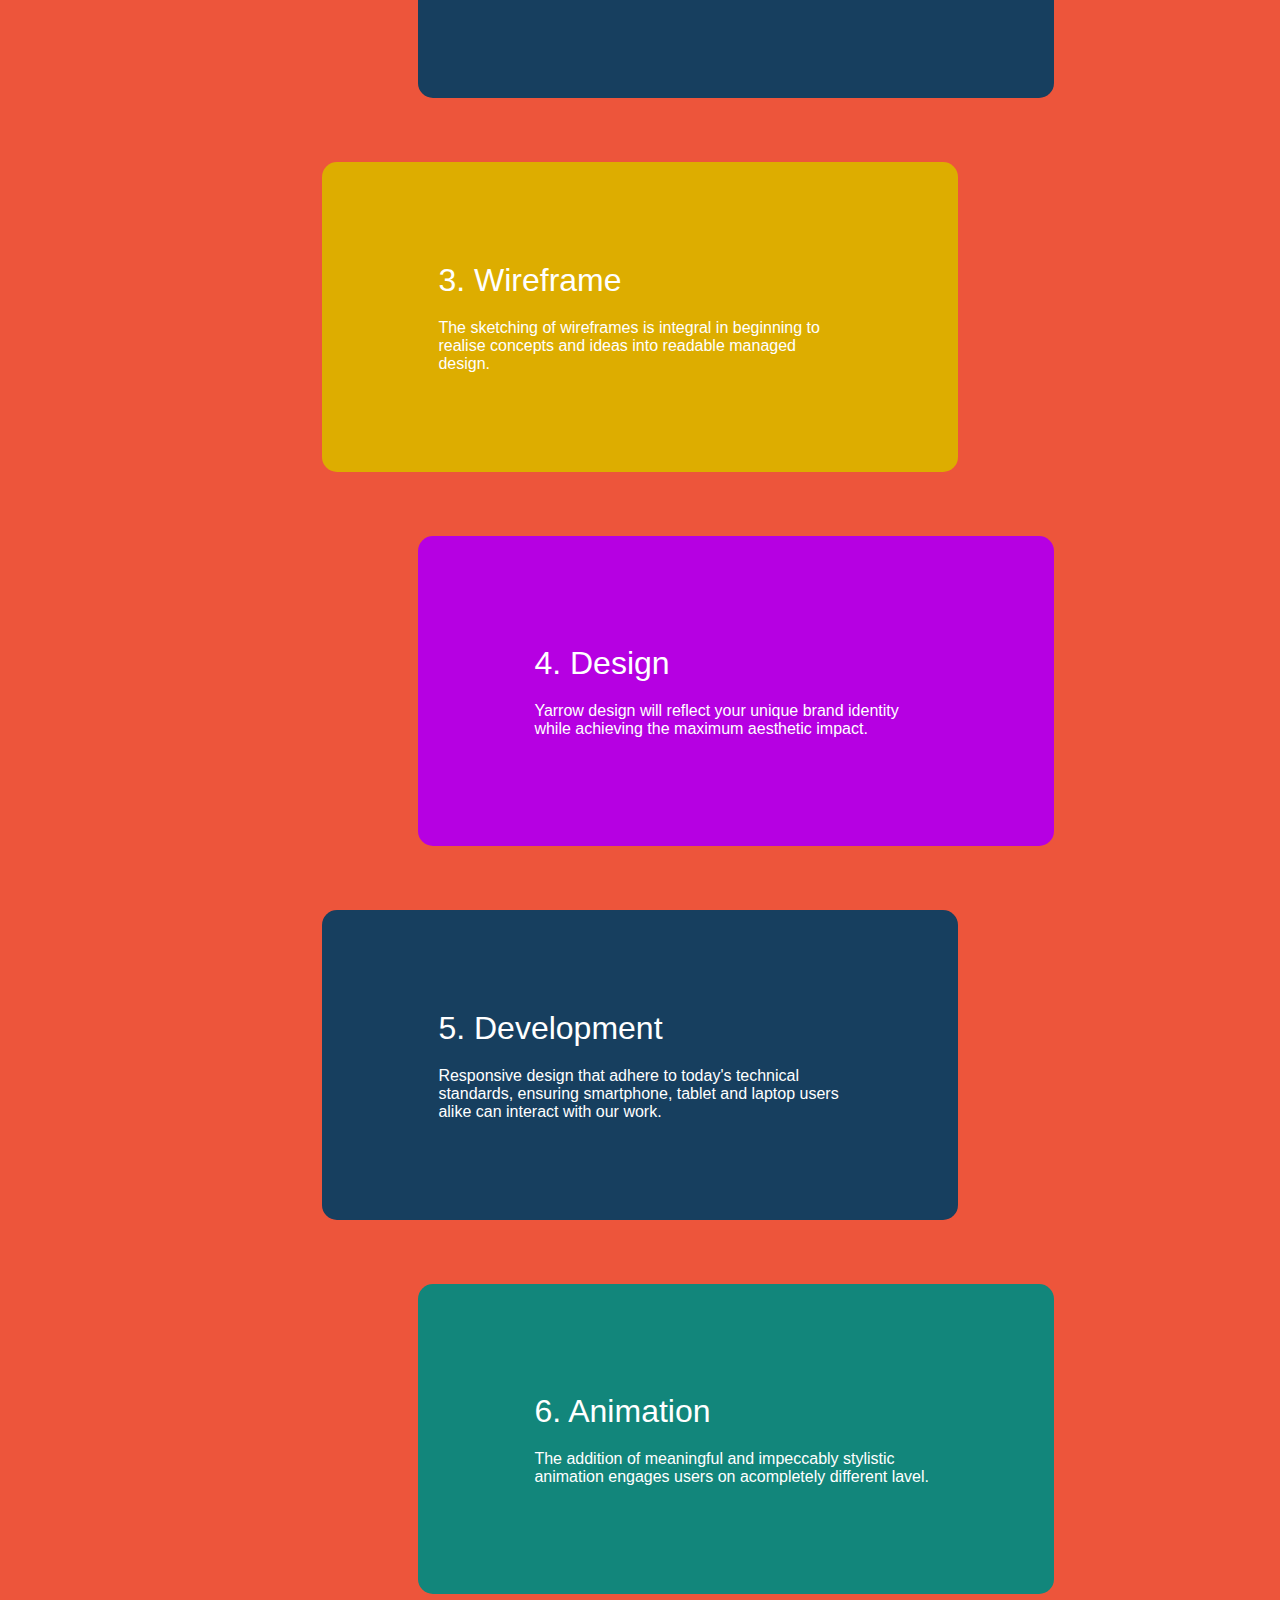
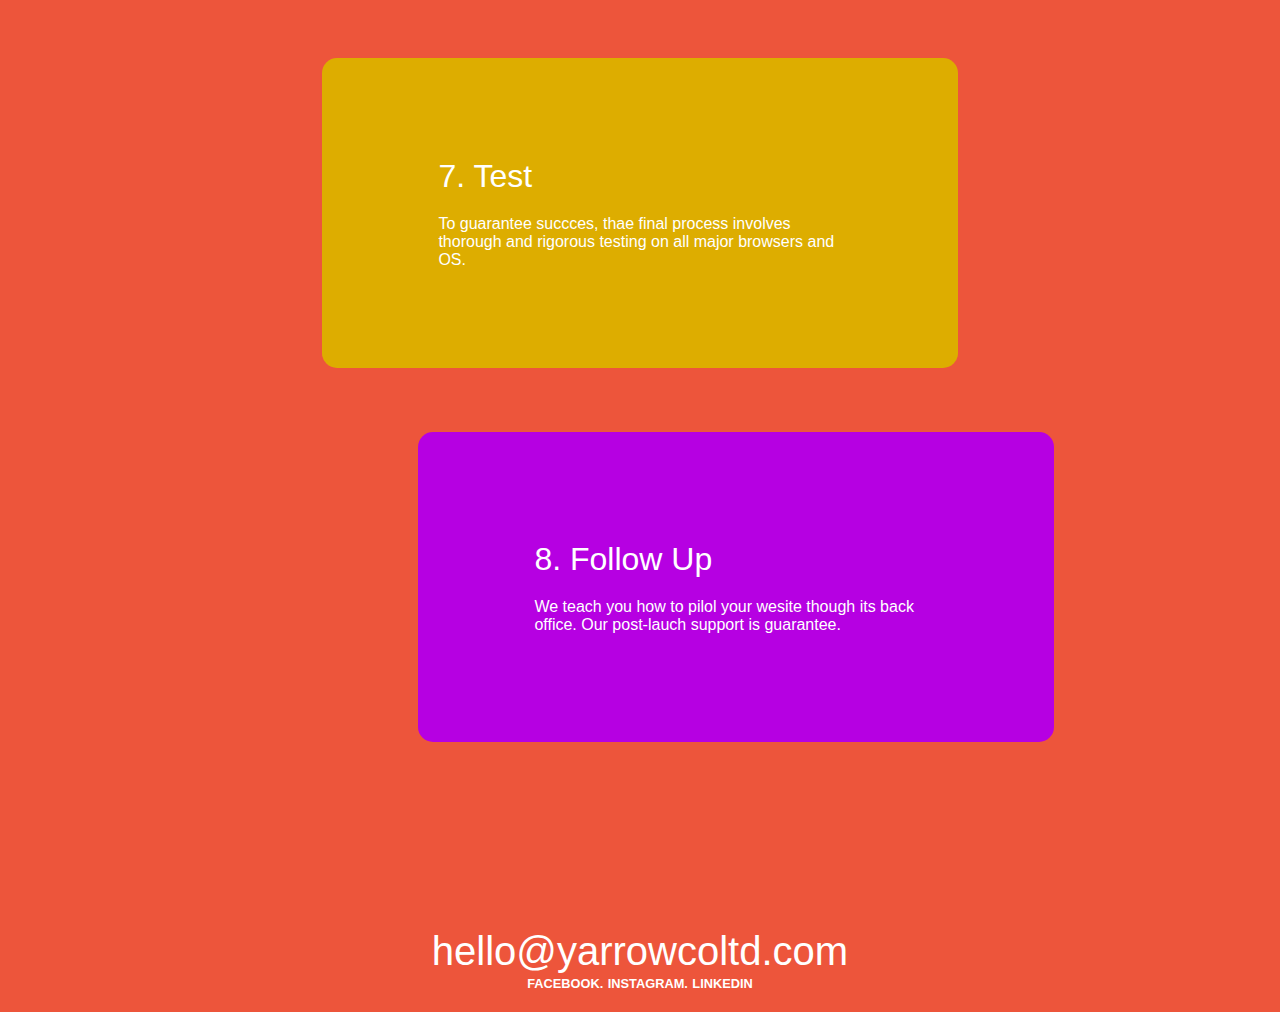
<file: yarrow_website/vision.html>
<!DOCTYPE html>
<html lang="en">

<head>
    <meta charset="UTF-8">
    <meta name="viewport" content="width=device-width, initial-scale=1.0">
    <meta http-equiv="X-UA-Compatible" content="ie=edge">
    <link href="https://fonts.googleapis.com/css?family=PT+Sans" rel="stylesheet">
    <link rel="stylesheet" href="style.css">
    <title>Yarrow</title>
</head>

<body>

    <header>
        <nav class="navbar">
            <div class="navbar_logo"> <a href="homepage.html">
                    <img src="./img/Yarrow-Homepage-logo-02.png" alt=""></a></div>
            <ul>
                <li class="navbar_list"><a href=""><img src="./img/baseline_search_white_24dp.png" alt=""></a></li>
                <li class="navbar_list"><a href="menupage.html"><img src="./img/baseline_notes_white_18dp.png"
                            alt=""></a></li>
            </ul>
        </nav>
    </header>
    <main class="main_visionpage">
        <div class="welcome_part_visionpage">

            <h1 class="v">v</h1>
            <div class="layout_workpage_text">
                <p class="layoutpage_h2">vision</p>
                <p>creative . clear . valuable</p>
            </div>
        </div>
        <div class="arrow_visionpage"> <a href="#anchor"> <img src="./img/outline_arrow_downward_white_24dp.png"
                    alt=""></a></div>

        <div class="vision_step">
            <div class="vision_step_ana">
                <div class="vision_step_wrapper">
                    <p class="vision_step_heading">1. analysis</p>
                    <p class="vision_step_p"> We being with determination to understand your brand and the intricate
                        details of each
                        unique
                        project.</p>
                </div>
            </div>
            <div class="vision_step_content">
                <div class="vision_step_wrapper">
                    <p class="vision_step_heading">2. content</p>
                    <p class="vision_step_p">through communication, weshare iseas and give shape to your content,
                        presenting one cleat
                        vision.
                    </p>
                </div>
            </div>

            <div class="vision_step_wireframe">
                <div class="vision_step_wrapper">
                    <p class="vision_step_heading">3. wireframe</p>
                    <p class="vision_step_p">The sketching of wireframes is integral in beginning to realise concepts
                        and ideas into
                        readable
                        managed design.</p>
                </div>
            </div>
            <div class="vision_step_design">
                <div class="vision_step_wrapper">
                    <p class="vision_step_heading">4. Design</p>
                    <p class="vision_step_p">Yarrow design will reflect your unique brand identity while achieving the
                        maximum aesthetic
                        impact.</p>
                </div>
            </div>

            <div class="vision_step_dev">
                <div class="vision_step_wrapper">
                    <p class="vision_step_heading">5. Development</p>
                    <p class="vision_step_p">Responsive design that adhere to today's technical standards, ensuring
                        smartphone, tablet and
                        laptop users alike can interact with our work.</p>
                </div>
            </div>

            <div class="vision_step_anime">
                <div class="vision_step_wrapper">
                    <p class="vision_step_heading">6. Animation</p>
                    <p class="vision_step_p">The addition of meaningful and impeccably stylistic animation engages users
                        on acompletely
                        different
                        lavel.</p>
                </div>
            </div>

            <div class="vision_step_test">
                <div class="vision_step_wrapper">
                    <p class="vision_step_heading">7. Test</p>
                    <p class="vision_step_p">To guarantee succces, thae final process involves thorough and rigorous
                        testing on all major
                        browsers and OS.</p>
                </div>
            </div>

            <div class="vision_step_follow">
                <div class="vision_step_wrapper">
                    <p class="vision_step_heading">8. follow up</p>
                    <p class="vision_step_p">We teach you how to pilol your wesite though its back office. Our
                        post-lauch support is
                        guarantee.</p>
                </div>
            </div>

        </div>

    </main>
    <footer class="footer_vision">

        <p class="footer_email"><a href="mailto:hello@yarrowcoltd.com">hello@yarrowcoltd.com</a></p>
        <p class="social_link">
            <a href="">facebook.</a>
            <a href="">instagram.</a>
            <a href="">linkedin</a>
        </p>

    </footer>

</body>

</html>
</file>
<file: yarrow_website/style.css>
:root {
  --work-page-color-theme: #20639b;
  --sub-work-page-color-theme: #173f5f;
  --notes-page-color-theme: #13222c;
  --vision-page-color-theme: #ed553b;
  --studio-page-color-theme: #f6d55c;
  --studio-page-color-theme: #ddad00;
  --main-font-color: white;
}
* {
  margin: 0;
  padding: 0;
  font-family: Helvetica;
}
/* Navigation */
.navbar {
  display: flex;
  justify-content: space-between;
  align-items: center;
  position: fixed;
  width: 100%;
}
a {
  text-decoration: none;
}
.navbar_ul {
  display: flex;
  align-items: center;
  padding-right: 20px;
}

.main_workpage {
  background-color: var(--work-page-color-theme);
}
.navbar_logo {
  width: 100px;
  height: 100px;
}
.navbar_logo img {
  width: 100%;
  height: 100%;
  object-fit: cover;
  padding-left: 20px;
}
.navbar_list {

  display: inline-block;
  padding-right: 15px;
  text-transform: uppercase;
  font-weight: bold;

}
.navbar_list a {
  color: var(--main-font-color);
}

.navbar_list img {
  width: 100%;
  height: 100%;
  object-fit: cover;
}
.navbar_list2 {
  display: inline;
}
/* End Navigation */
/* menu part */
.menupage_contact_part {
  background-color: var(--sub-work-page-color-theme);
  height: 100vh;
  width: 50vw;
}
.menupage_menu_part {
  height: 100vh;
  width: 50vw;
  background-color: var(--work-page-color-theme);
}
.menupage_wrapper {
  display: flex;
}
.menupage_menu_part,
.menupage_contact_part {
  display: flex;
  justify-content: center;
  align-items: center;
  flex-direction: column;
  flex-wrap: wrap;
}
.menupage_menu_part {
  text-align: center;
}
.menupage_menu_part ul {
  list-style-type: none;
}
.menupage_menu_part li {
  padding-bottom: 10px;
}
.menupage_menu_part a {
  font-weight: bold;
  text-decoration: none;
  color: var(--main-font-color);
  text-transform: capitalize;
  font-size: 2em;
}
.menupage_contact_part a {
  color: var(--main-font-color);
  font-weight: bold;
}
.menupage_contact_part p {
  font-size: 2em;
}
/* end menu part */

.social_link a {
  text-transform: uppercase;
  font-size: 0.8em;
  color: var(--main-font-color);
  font-weight: bolder;
}

.layout_homepage {
  display: grid;
  grid-template-columns: 2fr 2fr 2fr;
  grid-auto-rows: minmax(50vh, auto);
}
.layout_work,
.layout_notes,
.layout_vision,
.layout_studio {
  display: flex;
  align-items: flex-end;
  justify-content: flex-start;
}
.layout_work_text,
.layout_notes_text,
.layout_vision_text,
.layout_studio_text {
  color: var(--main-font-color);
  text-transform: capitalize;
  font-size: 1.4em;
  width: 15em;
  padding: 0px 0px 30px 30px;
}
.layout_studiopage_text {
  color: var(--main-font-color);
  font-size: 2em;
  width: 20em;
  text-align: center;
}
.layout_work {
  grid-column: 1/3;
}
.layout_h2 {
  font-size: 1em;
  padding-bottom: 10px;
  text-align: start;
  letter-spacing: 2px;
}
.layoutpage_h2 {
  font-size: 0.7em;
  padding-bottom: 30px;
  letter-spacing: 2px;
  text-align: center;
}
.layout_work_text p,
.layout_notes_text p,
.layout_vision_text p,
.layout_studio_text p {
  font-size: 1.5em;
}
.layout_heading_studio {
  padding-bottom: 30px;
  font-size: 0.8em;
}
.layout_notes {
  grid-column: 3/4;
  grid-row: 1/3;
}

.layout_work,
.arrow,
.main_workpage {
  background-color: var(--work-page-color-theme);
}
.layout_vision,
.vision_page,
.arrow_visionpage,
.main_visionpage,
.vision_step,
.footer_vision {
  background-color: var(--vision-page-color-theme);
}
.layout_studio,
.arrow_studio,
.main_studio,
.footer_studio {
  background-color: var(--studio-page-color-theme);
}
.layout_notes {
  background-color: var(--notes-page-color-theme);
}

/* Footer */
.footer {
  background-color: var(--work-page-color-theme);
  text-align: center;
  padding: 20px 5px;
  display: none;
}
.footer_version2 {
  background-color: var(--work-page-color-theme);
  text-align: center;
  display: flex;
  flex-flow: column;
  height: 250px;
  justify-content: flex-end;
  padding-bottom: 20px;
}
.footer_vision {
  background-color: var(--vision-page-color-theme);
  text-align: center;
  display: flex;
  flex-flow: column;
  height: 250px;
  justify-content: flex-end;
  padding-bottom: 20px;
}
.footer_studio {
  text-align: center;
  display: flex;
  flex-flow: column;
  height: 250px;
  justify-content: flex-end;
  padding-bottom: 20px;
}

.footer_email a {
  color: var(--main-font-color);
}
.social_link a {
  text-transform: uppercase;
  font-size: 0.8em;
  color: var(--main-font-color);
}

/* workpage */

.welcome_part {
  background-color: var(--work-page-color-theme);
  height: 95vh;
  display: flex;
  justify-content: center;
  align-items: center;
  flex-direction: column;
}
.w {
  font-size: 19em;
  color: var(--main-font-color);
  opacity: 0.3;
  position: absolute;
}
.layout_workpage_text {
  color: var(--main-font-color);
  text-transform: capitalize;
  font-size: 2em;
  width: 50%;
  text-align: center;
  z-index: 22;
}
.arrow,
.arrow_studio,
.arrow_visionpage {
  height: 5vh;
  text-align: center;
  margin-bottom: 50px;
}
.work_content {
  display: grid;
  grid-template-columns: repeat(15, 1fr);
  grid-template-rows: repeat(15, 1fr);
  margin-top: 20px;
}
.work_content_img_wrapper-right {
  grid-column: 3/12;
  grid-row: 2/15;
  height: 550px;
}
.work_content_img_wrapper-left {
  grid-column: 5/14;
  grid-row: 2/14;
  height: 550px;
}
.work_content_img_wrapper-left img,
.work_content_img_wrapper-right img {
  height: 100%;
  width: 100%;
  object-fit: cover;
}
.work_content_box-right {
  background-color: var(--sub-work-page-color-theme);
  grid-column: 10/14;
  grid-row: 3/14;
}
.work_content_box-left {
  background-color: var(--sub-work-page-color-theme);
  grid-column: 3/7;
  grid-row: 3/13;
}
.work_content_box-left,
.work_content_box-right {
  padding: 30px;
  color: var(--main-font-color);
}
.work_content_box_heading {
  font-size: 1.8em;
  padding-bottom: 1em;
}
.work_content_box-right h3,
.work_content_box-left h3 {
  color: gray;
  text-transform: uppercase;
  font-size: 0.9em;
  padding-bottom: 1em;
}

.work_content_box-right p,
.work_content_box-left p {
  line-height: 1.5em;
}

.view_link a {
  text-decoration: none;
  color: #173f5f;
  border-radius: 3px;
  font-size: 0.8em;
  font-weight: bold;
}
.view_link {
  width: 75px;
  height: 35px;
  background-color: var(--studio-page-color-theme);
  margin-top: 30px;
  text-align: center;
  padding-top: 10px;
  border-radius: 3px;
}

.footer_email {
  font-size: 2.5em;
}
.welcome_part_visionpage {
  background-color: var(--vision-page-color-theme);
  height: 95vh;
  display: flex;
  justify-content: center;
  align-items: center;
  flex-direction: column;
}

.v {
  font-size: 20em;
  color: var(--main-font-color);
  opacity: 0.3;
  position: absolute;
}
.vision_step {
  display: flex;
  flex-flow: column;
  justify-content: center;
  align-items: center;
}

.vision_step_ana,
.vision_step_anime {
  background-color: #12867b;
}
.vision_step_content,
.vision_step_dev {
  background-color: #173f5f;
}
.vision_step_wireframe,
.vision_step_test {
  background-color: #ddad00;
}
.vision_step_design,
.vision_step_follow {
  background-color: #b600e2;
}

.vision_step_ana,
.vision_step_wireframe,
.vision_step_dev,
.vision_step_test {
  margin: 5% 2%;
  border-radius: 15px;
  padding: 30px;
  height: 250px;
  width: 45%;
  text-align: start;
  display: flex;
  justify-content: center;
  align-items: center;
  color: var(--main-font-color);
}

.vision_step_content,
.vision_step_design,
.vision_step_anime,
.vision_step_follow {
  height: 250px;
  width: 45%;
  margin: 0 0 0 15%;
  border-radius: 15px;
  padding: 30px;
  text-align: start;
  display: flex;
  justify-content: center;
  align-items: center;
  color: var(--main-font-color);
}
.vision_step_heading {
  text-transform: capitalize;
  font-size: 2em;
  color: var(--main-font-color);
  margin-bottom: 20px;
  font-weight: lighter;
}
.vision_step_wrapper {
  width: 70%;
}
.vision_step_p {
  font-size: 1em;
}
.welcome_part_studio {
  background-color: var(--studio-page-color-theme);
  height: 95vh;
  display: flex;
  justify-content: center;
  align-items: center;
  flex-direction: column;
}

.s {
  font-size: 20em;
  color: var(--main-font-color);
  opacity: 0.3;
  position: absolute;
}
.caption_studiopage {
  color: var(--main-font-color);
  font-size: 2em;
  width: 50%;
  margin: auto;
  padding-bottom: 20px;
}

.studio_member,
.studio_member_2 {
  background-color: white;
  display: flex;
  flex-flow: column;
  justify-content: flex-end;
  border-radius: 15px;
}
.studio_member_2 {
  grid-row: 3/4;
  grid-column: 2/3;
}

.member_name {
  display: flex;
  flex-flow: column;
  justify-content: center;
  text-align: center;
  height: 100px;
  color: #173f5f;
}
.member_img {
  height: 250px;
}
.member_img img {
  width: 100%;
  height: 100%;
  object-fit: cover;
  border-top-left-radius: 15px;
  border-top-right-radius: 15px;
}
.member_name h6 {
  text-transform: uppercase;
  padding-top: 5px;
}
.member_name h4 {
  text-transform: capitalize;
}
.studio_wrapper {
  display: grid;
  grid-template-columns: repeat(3, 1fr);
  grid-gap: 20px;
  margin: 0 auto;
  align-items: center;
  width: 50%;
}

.n {
  font-size: 20em;
  color: var(--main-font-color);
  opacity: 0.3;
  position: absolute;
}
.welcome_part_notespage {
  background-color: #192d3a;
  height: 95vh;
  display: flex;
  justify-content: center;
  align-items: center;
  flex-direction: column;
}
.arrow_notespage,
.notespage {
  background-color: #192d3a;
}

.notepage_first_section {
  display: flex;
  padding-bottom: 10px;
}
.arrow_notespage {
  height: 5vh;
  text-align: center;
}
.notepage_wrapper {
  width: 70%;
  margin: 0 auto;
}

.notepage_first_section_img {
  width: 900px;
  height: 400px;
}
.notepage_first_section_img img {
  width: 100%;
  height: 100%;
  object-fit: cover;
}
.notepage_second_section {
  display: grid;
  grid-template-columns: repeat(3, 1fr);
  grid-gap: 10px;
  margin: 0 auto;
  align-items: center;
  width: 100%;
  padding-bottom: 10px;
}
.notepage_first_section_desc_text {
  display: flex;
  flex-flow: column;
  padding: 20px;
  justify-content: space-between;
}
.notepage_second_section_img {
  height: 230px;
}
.notepage_second_section_img img {
  width: 100%;
  height: 100%;
  object-fit: cover;
}
.notepage_second_first_desc_text {
  display: flex;
  flex-flow: column;
  color: var(--main-font-color);
  height: 160px;
  justify-content: space-between;
  background-color: #0f1c24;
  padding: 30px;
}
.notepage_second_first_desc_text h6{
  text-transform: uppercase;
}
.layout_notesdetail h4,
.layout_notesdetail a {
  color: rgb(202, 180, 180);
}

.notepage_first_section_desc {
  color: var(--main-font-color);
  height: 400px;
  background-color: #0f1c24;
  display: flex;
}

.footer_notespage {
  background-color: #192d3a;
  text-align: center;
  display: flex;
  flex-flow: column;
  height: 250px;
  justify-content: flex-end;
  padding-bottom: 20px;
}
.lastest_note {
  color: var(--main-font-color);
  font-size: 2em;
  padding-bottom: 20px;
}
.like {
  display: flex;
  padding-right: 20px;
}

.date {
  font-size: 12px;
}
span {
  font-size: 11px;

  width: 70%;
}
.welcome_part_notesdetail {
  background-image: url(./img/dil-680602-unsplash.jpg);
  height: 95vh;
  display: flex;
  justify-content: center;
  align-items: center;
  flex-direction: column;
  object-fit: cover;
}

.arrow_notedetail {
  height: 5vh;
  text-align: center;

  background-image: url(./img/dil-680602-unsplash.jpg);
}
.notesdetail_wrapper {
  background-color: #0f1c24;
}
.notedetail_paragraph {
  background-color: #0f1c24;
  color: var(--main-font-color);
  width: 50%;
  margin: 0 auto;
  padding: 70px 0px;
}
.footer_notedetail {
  background-color: #0f1c24;
  text-align: center;
  display: flex;
  flex-flow: column;
  height: 250px;
  justify-content: flex-end;
  padding-bottom: 20px;
}
.recommend_note_wraper {
  background-color: #192d3a;
  width: 70%;
  margin: 0 auto;
  padding-bottom: 40px;
}

.p_rec {
  color: var(--main-font-color);
  font-size: 2em;
  height: 150px;
  display: flex;
  align-items: center;
  justify-content: center;
}

.wrapper_n {
  background-color: #192d3a;
}
.layout_notesdetail {
  color: var(--main-font-color);
  width: 40%;
}
.postby {
  color: var(--main-font-color);
  display: flex;
  align-items: center;
}
.who {
  padding-left: 20px;
}
.yellow {
  color: #ddad00;
}
.layout_notesdetail h4 {
  padding-bottom: 20px;
}
.layout_notesdetail p {
  padding-bottom: 20px;
  font-size: 3em;
}

.postby_img {
  border: solid 3px white;
  border-radius: 150px;
  width: 55px;
  height: 55px;
}
.postby_img img {
  width: 100%;
  height: 100%;
  border-radius: 150px;
}
@media only screen and (min-width: 1440px) {
  .layout_workpage_text {
 
    width: 26%;
  }
  }
@media only screen and (max-width: 768px) {
  .layout_workpage_text {
 
    width: 50%;

  }
  .layout_work_text p,
.layout_notes_text p,
.layout_vision_text p,
.layout_studio_text p {
  font-size: 1.2em;
}
  .notepage_second_section {
    grid-template-columns: 1fr 1fr;
  }
  .layout_work_text,
  .layout_notes_text,
  .layout_vision_text,
  .layout_studio_text {
    padding: 0 0 100px;
  }

  .notedetail_paragraph {
    width: 70%;
  }
  .recommend_note_wraper {
    width: 90%;
  }
  .work_content_box-left,
  .work_content_box-right {
    text-align: center;
  }
  .view_link a {
    text-align: center;
  }
  .view_link {
    width: 100%;
    text-align: center;
  }

  .notepage_first_section_img {
    height: 300px;
  }
  .notepage_first_section_desc {
    height: 300px;
    width: 100%;
  }
  .notepage_wrapper {
    width: 85%;
  }
  .notepage_first_section {
    flex-direction: column;
  }
  .notepage_first_section_img {
    width: 100%;
  }

  .studio_wrapper {
    grid-template-columns: 1fr 1fr;
    width: 70%;
  }
  .studio_member_2 {
    grid-row: auto;
    grid-column: auto;
  }
  .vision_step_ana,
  .vision_step_wireframe,
  .vision_step_dev,
  .vision_step_test,
  .vision_step_content,
  .vision_step_design,
  .vision_step_anime,
  .vision_step_follow {
    margin: 20px;
    border-radius: 15px;
    padding: 5px;
    height: 300px;
    width: 80%;
  }
  .footer_version2,
  .footer_vision,
  .footer_studio,
  .footer_notespage,
  .footer_notedetail {
    height: 150px;
  }

  .footer {
    display: none;
  }
  .layout_homepage {
    grid-auto-columns: 1fr;
    grid-auto-rows: auto;
  }

  .layout_work {
    grid-column: 1/4;
    grid-row: 1/2;
    height: 33.33vh;
  }
  .layout_vision {
    width: 50vw;
    height: 33.33vh;
  }
  .layout_notes {
    grid-column: 1/4;
    grid-row: 3/4;
    height: 33.33vh;
  }

  .layout_studio {
    width: 50vw;
    height: 33.33vh;
  }

  .layout_h2 {
    text-align: center;
  }
  .layout_notes,
  .layout_studio,
  .layout_notes,
  .layout_work,
  .layout_vision {
    display: flex;
    justify-content: center;
    align-self: center;
    text-align: center;
  }

  .work_content {
    grid-template-columns: 1fr;
  }
  .work_content_box-right,
  .work_content_box-left {
    width: 70%;
    height: auto;
    margin-top: -100px;
  }
  .work_content {
    justify-content: center;
    display: flex;
    flex-flow: column;
    align-items: center;
  }
  .work_content_img_wrapper-left,
  .work_content_img_wrapper-right {
    width: 90%;
    height: 350px;
  }
}
span {
  padding: 0px 5px;
}

@media only screen and (max-width: 600px) {
  .layout_work_text,
  .layout_notes_text,
  .layout_vision_text,
  .layout_studio_text {
    padding: 0px;
  }
  .layout_work_text,
  .layout_notes_text,
  .layout_vision_text,
  .layout_studio_text {
    padding: 0px;
  }
  .layout_notesdetail p {
    padding-bottom: 20px;
    font-size: 2em;
  }
  .recommend_note_wraper {
    width: 80%;
  }
  .p_rec {
    padding: 30px 0px;
    font-size: 1.5em;
  }
  .caption_studiopage {
    text-align: center;
  }
  .layout_workpage_text {
    width: 60%;
  }
  .notedetail_paragraph,
  .layout_notesdetail {
    width: 80%;
  }

  .notepage_second_section {
    grid-template-columns: 1fr;
  }
  .layout_studiopage_text {
    width: 90%;
    font-size: 1.5em;
  }
  .studio_wrapper {
    grid-template-columns: 1fr;
    grid-template-rows: auto;
  }
  .work_content_box-left,
  .work_content_box-right {
    padding: 20px;
    text-align: center;
  }
  .menupage_wrapper {
    flex-direction: column-reverse;
  }
  .menupage_menu_part {
    width: 100vw;
    height: 70vh;
  }

  .menupage_menu_part {
    width: 100vw;
    height: 70vh;
  }
  .menupage_contact_part {
    width: 100vw;
    height: 30vh;
  }
  .work_content {
    grid-template-columns: 1fr;
  }
  .menupage_contact_part p {
    font-size: 1.8em;
  }
  .footer_email {
    font-size: 1.7em;
  }
}
@media only screen and (max-width: 1024px) {
  .studio_wrapper {
    width: 85%;
  }
  .layout_notesdetail {
    width: 70%;
  }
  .layout_notesdetail {
    margin: 0 auto;
    padding-left: 0;
  }
  .caption_studiopage {
    font-size: 1.5em;
    width: 75%;
  }
}
@media only screen and (max-width: 426px) {
  .layout_workpage_text {
    width: 85%;
  }
  .vision_step_heading {
    font-size: 1.6em;
  }
  .layout {
    grid-template-columns: 1fr;
  }
  .layout_work {
    grid-column: 1/2;
    height: 80vh;
    grid-row: 1/2;
  }
  .layout_notes {
    grid-column: 1/2;
    grid-row: 2/3;
  }
  .layout_vision {
    grid-column: 1/2;
    grid-row: 3/4;
    width: 100vw;
  }

  .layout_studio {
    grid-column: 1/2;
    grid-row: 4/5;
    width: 100vw;
  }
  .footer {
    display: block;
  }

  .layout_work,
  .layout_notes,
  .layout_vision,
  .layout_studio {
    display: flex;
    justify-content: center;
    text-align: center;
    align-items: center;
    height: 80vh;
  }
  .layout_work_text,
  .layout_notes_text,
  .layout_vision_text,
  .layout_studio_text {
    width: auto;
  }
}

@media only screen and (min-width: 2560px) {
  .workpage_wrapper {
    padding: 0 550px;
  }
  .vision_step {
    padding: 0 400px;
  }
  .studio_wrapper {
    grid-template-columns: repeat(3, 1fr);
    width: 40%;
  }
  .caption_studiopage {
    width: 40%;
  }
  .notepage_wrapper {
    width: 50%;
  }
}
</file>
